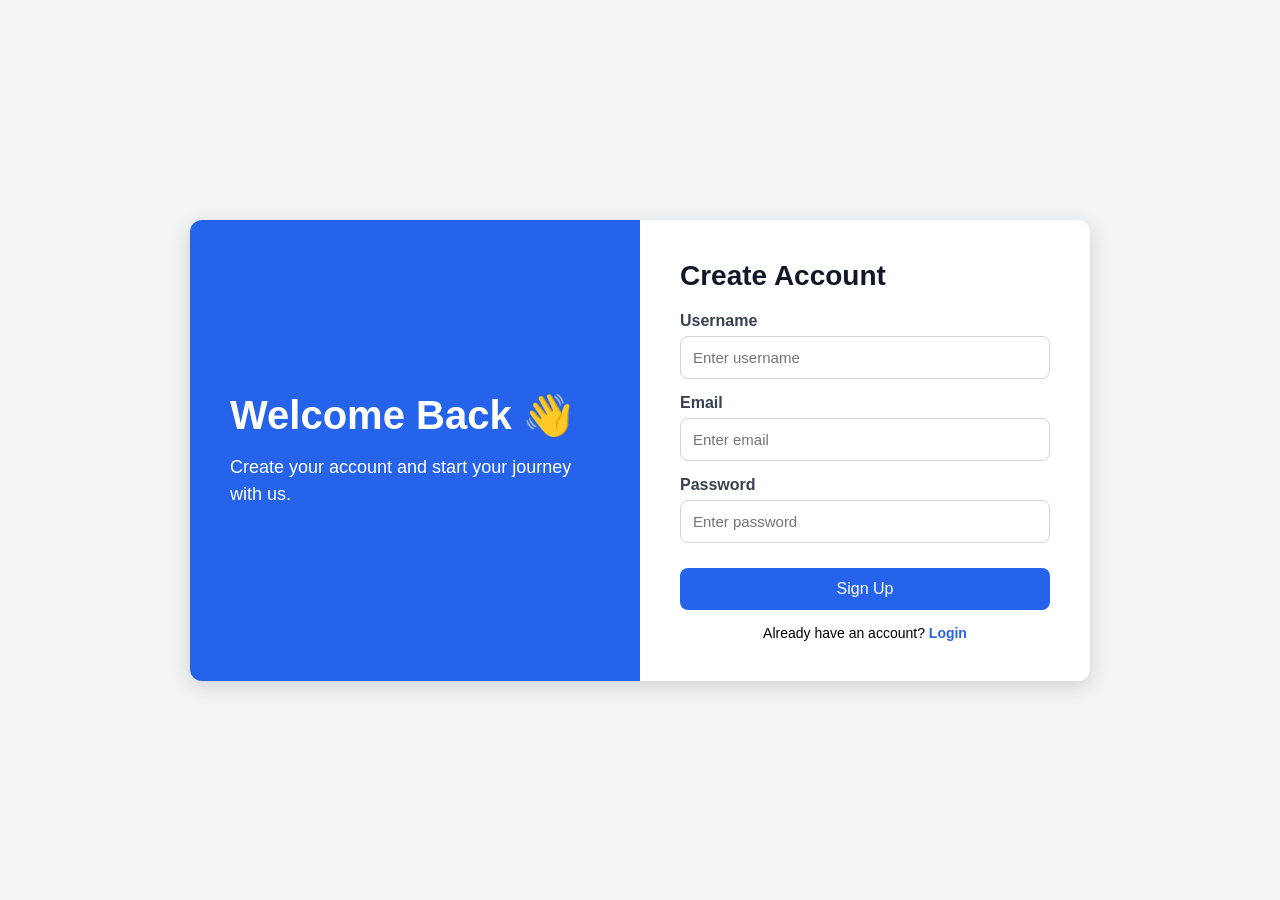
<file: 01/index.html>
<!DOCTYPE html>
<html lang="en">
<head>
  <meta charset="UTF-8">
  <meta name="viewport" content="width=device-width, initial-scale=1.0">
  <title>Signup Page</title>
  <link rel="stylesheet" href="style.css">
</head>
<body>

  <div class="container">

    <div class="left">
      <h1>Welcome Back 👋</h1>
      <p>Create your account and start your journey with us.</p>
    </div>

    <div class="right">
      <h2>Create Account</h2>

      <form action="/signup" method="POST">

        <div class="input-box">
          <label>Username</label>
          <input type="text" name="username" placeholder="Enter username" required>
        </div>

        <div class="input-box">
          <label>Email</label>
          <input type="email" name="email" placeholder="Enter email" required>
        </div>

        <div class="input-box">
          <label>Password</label>
          <input type="password" name="password" placeholder="Enter password" required>
        </div>

        <button type="submit">Sign Up</button>

        <p class="login-text">
          Already have an account? <a href="/login">Login</a>
        </p>

      </form>
    </div>

  </div>

</body>
</html>
</file>
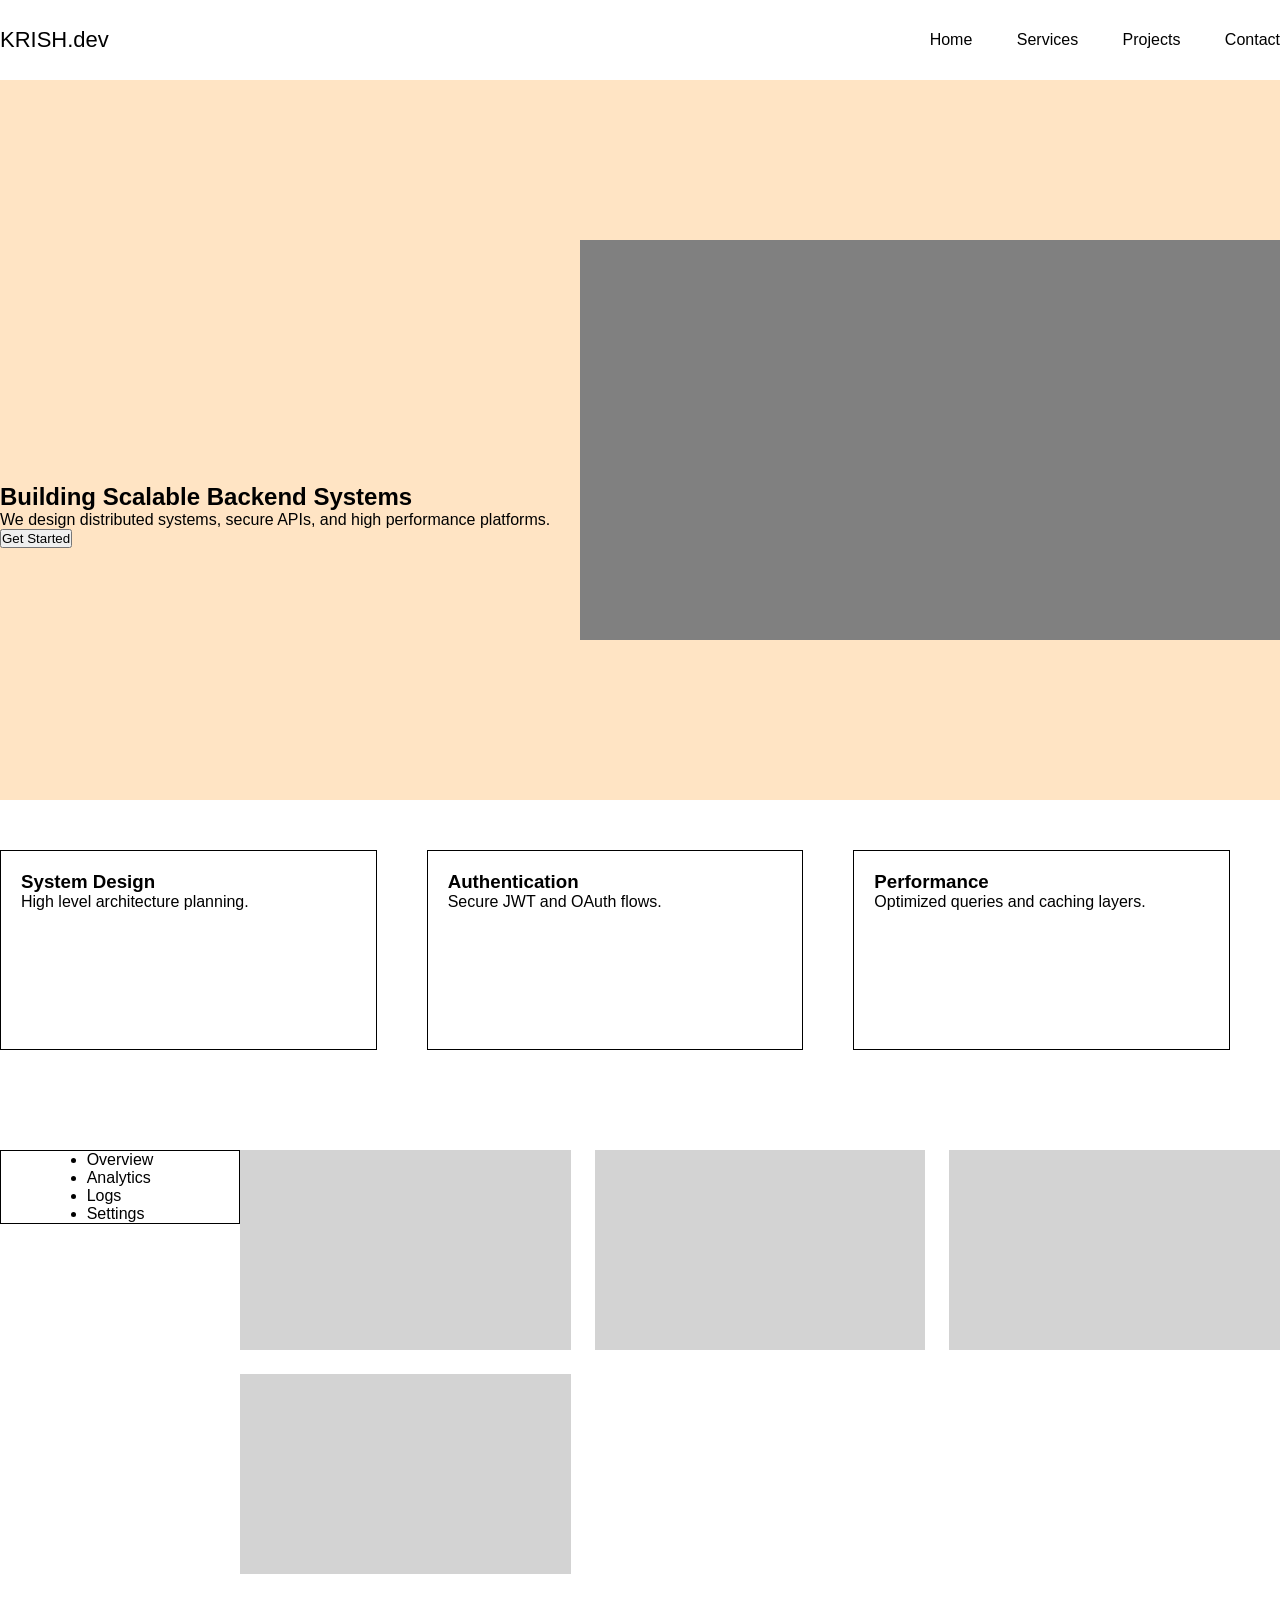
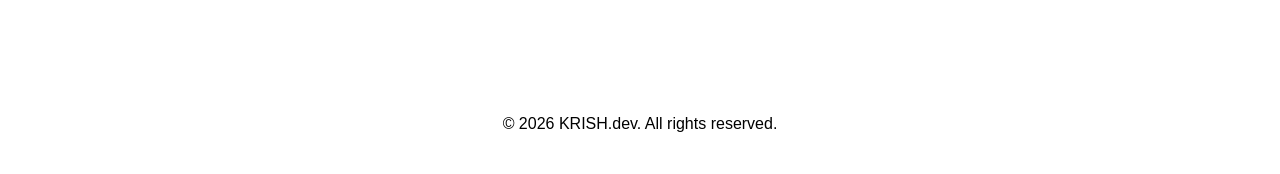
<file: 03/index.html>
<!DOCTYPE html>
<html>
<head>
    <meta name="viewport" content="width=device-width, initial-scale=1.0">
    <title>Dev Agency</title>
    <link rel="stylesheet" href="style.css">
</head>
<body>

<header class="header">
    <div class="logo">KRISH.dev</div>
    <nav class="nav">
        <a href="#">Home</a>
        <a href="#">Services</a>
        <a href="#">Projects</a>
        <a href="#">Contact</a>
    </nav>
</header>

<section class="hero">
    <div class="hero-text">
        <h1>Building Scalable Backend Systems</h1>
        <p>We design distributed systems, secure APIs, and high performance platforms.</p>
        <button>Get Started</button>
    </div>
    <div class="hero-image">
        <div class="fake-image"></div>
    </div>
</section>

<section class="services">
    <div class="card">
        <h3>System Design</h3>
        <p>High level architecture planning.</p>
    </div>
    <div class="card">
        <h3>Authentication</h3>
        <p>Secure JWT and OAuth flows.</p>
    </div>
    <div class="card">
        <h3>Performance</h3>
        <p>Optimized queries and caching layers.</p>
    </div>
</section>

<section class="dashboard">
    <div class="sidebar">
        <ul>
            <li>Overview</li>
            <li>Analytics</li>
            <li>Logs</li>
            <li>Settings</li>
        </ul>
    </div>
    <div class="content">
        <div class="stat-box"></div>
        <div class="stat-box"></div>
        <div class="stat-box"></div>
        <div class="stat-box"></div>
    </div>
</section>

<footer class="footer">
    <p>© 2026 KRISH.dev. All rights reserved.</p>
</footer>

</body>
</html>
</file>
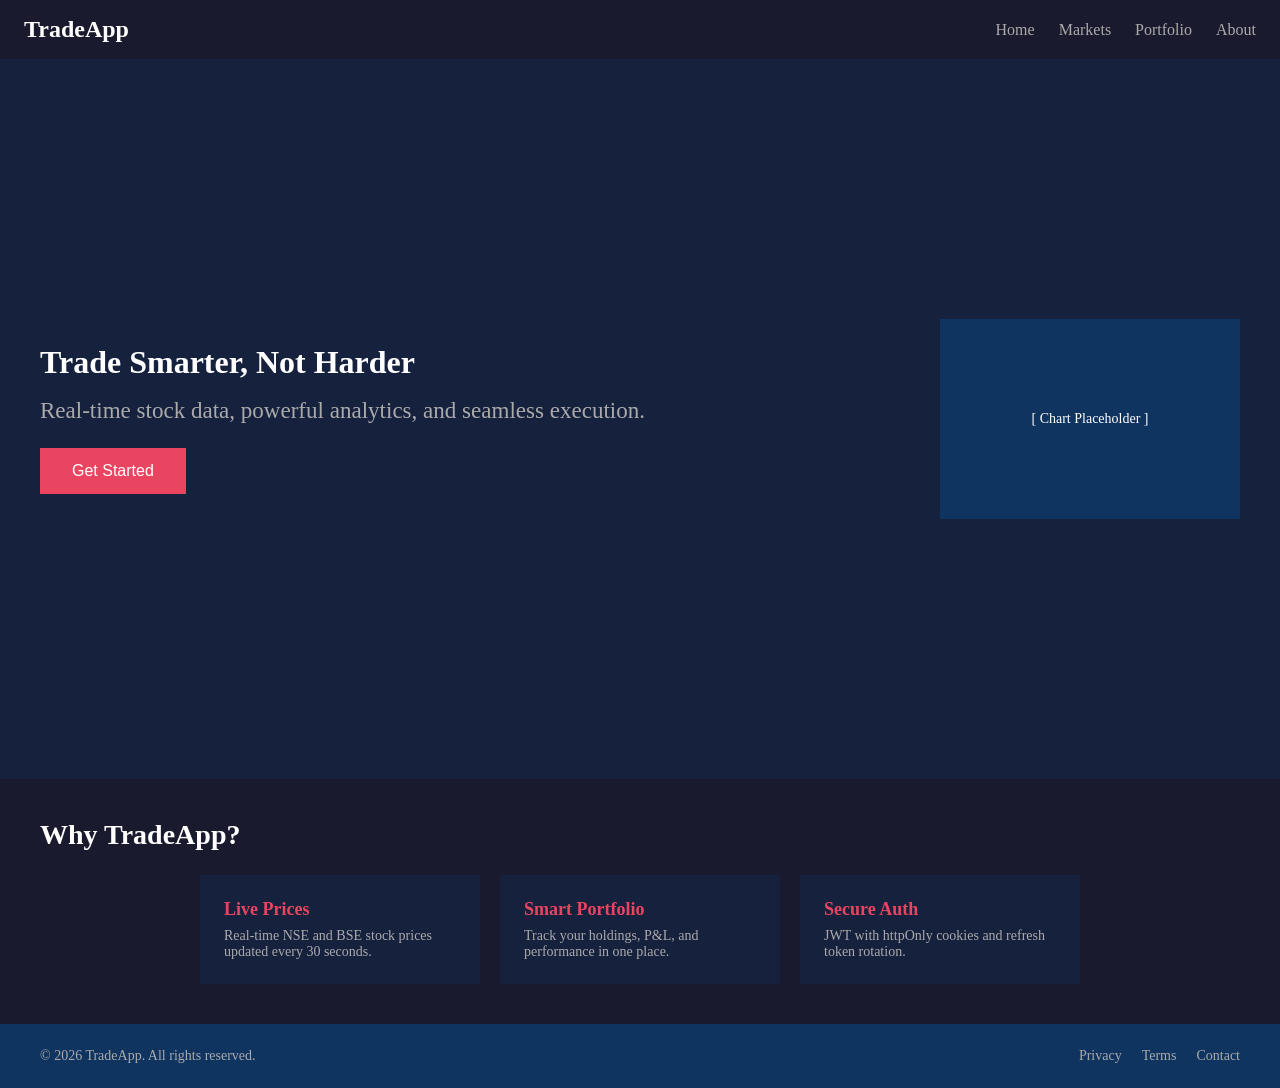
<file: TradeApp/index.html>
<!DOCTYPE html>
<html lang="en">
<head>
  <meta charset="UTF-8">
  <meta name="viewport" content="width=device-width, initial-scale=1.0">
  <title>TradeApp</title>
  <link rel="stylesheet" href="style.css">
</head>
<body>
<div class="parent">


  <div class="navbar">
    <h1>TradeApp</h1>
    <div class="nav-links">
      <a href="#">Home</a>
      <a href="#">Markets</a>
      <a href="#">Portfolio</a>
      <a href="#">About</a>
    </div>
  </div>

  <div class="hero">
    <div class="hero-text">
      <h2>Trade Smarter, Not Harder</h2>
      <p>Real-time stock data, powerful analytics, and seamless execution.</p>
      <button class="hero-btn">Get Started</button>
    </div>
    <div class="hero-img">[ Chart Placeholder ]</div>
  </div>

  <div class="cards-section">
    <h3>Why TradeApp?</h3>
    <div class="cards-row">
      <div class="card">
        <h4>Live Prices</h4>
        <p>Real-time NSE and BSE stock prices updated every 30 seconds.</p>
      </div>
      <div class="card">
        <h4>Smart Portfolio</h4>
        <p>Track your holdings, P&L, and performance in one place.</p>
      </div>
      <div class="card">
        <h4>Secure Auth</h4>
        <p>JWT with httpOnly cookies and refresh token rotation.</p>
      </div>
    </div>
  </div>

  <div class="footer">
    <p>© 2026 TradeApp. All rights reserved.</p>
    <div class="footer-links">
      <a href="#">Privacy</a>
      <a href="#">Terms</a>
      <a href="#">Contact</a>
    </div>
  </div>
</div>
</body>
</html>
</file>
<file: 01/style.css>
* {
  margin: 0;
  padding: 0;
  box-sizing: border-box;
  font-family: Arial, Helvetica, sans-serif;
}

body {
  height: 100vh;
  display: flex;
  justify-content: center;
  align-items: center;
  background: #f3f4f6;
  padding: 20px;
}

.container {
  width: 900px;
  max-width: 100%;
  display: flex;
  border-radius: 12px;
  overflow: hidden;
  box-shadow: 0px 5px 20px rgba(0, 0, 0, 0.15);
  background: white;
}

/* Left Side */
.left {
  flex: 1;
  background: #2563eb;
  color: white;
  padding: 40px;
  display: flex;
  flex-direction: column;
  justify-content: center;
}

.left h1 {
  font-size: 40px;
  margin-bottom: 15px;
}

.left p {
  font-size: 18px;
  line-height: 1.5;
}

/* Right Side */
.right {
  flex: 1;
  padding: 40px;
}

.right h2 {
  font-size: 28px;
  margin-bottom: 20px;
  color: #111827;
}

.input-box {
  margin-bottom: 15px;
}

.input-box label {
  display: block;
  margin-bottom: 6px;
  font-weight: bold;
  color: #374151;
}

.input-box input {
  width: 100%;
  padding: 12px;
  border: 1px solid #d1d5db;
  border-radius: 8px;
  outline: none;
  font-size: 15px;
}

.input-box input:focus {
  border-color: #2563eb;
}

button {
  width: 100%;
  padding: 12px;
  border: none;
  border-radius: 8px;
  background: #2563eb;
  color: white;
  font-size: 16px;
  cursor: pointer;
  margin-top: 10px;
}

button:hover {
  background: #1d4ed8;
}

.login-text {
  text-align: center;
  margin-top: 15px;
  font-size: 14px;
}

.login-text a {
  color: #2563eb;
  text-decoration: none;
  font-weight: bold;
}

.login-text a:hover {
  text-decoration: underline;
}

@media (max-width: 768px){

    .container{
        display: flex;
        flex-direction: column;
        margin-top: 200px;
    }
    .left{
        padding: 10px;
    }
}
</file>
<file: 03/style.css>
* {
    margin: 0;
    padding: 0;
    box-sizing: border-box;
}

body {
    font-family: Arial, sans-serif;
    overflow-x: hidden;
}

/* HEADER */
.header {
    width: 100%;
    display: flex;
    justify-content: space-between;
    align-items: center;
    height: 80px;

}

.logo {
    display: inline-block;
    width: 300px;
    line-height: 80px;
    font-size: 22px;
}

.nav {
    display: inline-block;
    width: 100%;
    text-align: right;
}

.nav a {
    margin-left: 40px;
    text-decoration: none;
    color: black;
}

/* HERO */
.hero {
    display: flex;
    width: 100%;
    height: 80vh;
    margin: 0 auto;
    align-items: center;
    background-color: bisque;
    justify-content: center;
}

.hero-text {
    display: inline-block;
    width: 600px;
    padding-top: 150px;
}

.hero-image {
    display: inline-block;
    width: 700px;
}

.fake-image {
    width: 700px;
    height: 400px;
    background: gray;
}

/* SERVICES */
.services {
    width: 100%;
    margin-top: 50px;
    display: flex;
    align-items: center;
    justify-content: space-around;
}

.card {
    display: block;
    width: 400px;
    height: 200px;
    margin-right: 50px;
    border: 1px solid black;
    padding: 20px;
}

/* DASHBOARD */
.dashboard {
    width: 100%;
    height: 100%;
    margin: 100px auto;
    display: flex;
    flex-wrap: wrap;
    justify-content: space-around;
}

.sidebar {
    display: flex;
    flex-direction: column;
    align-items: center;
    width: 240px;
    height: 100%;
    border: 1px solid black;
}

.content {
    flex: 1;
    display: grid;
    grid-template-columns: repeat(auto-fit, minmax(250px, 1fr));
    gap: 1.5rem;
}

.stat-box {
   height: 200px;
    background: lightgray;
}

/* FOOTER */
.footer {
    width: 100%;
    height: 100px;
    margin: 0 auto;
    text-align: center;
    line-height: 100px;
}

@media (max-width: 768px) {
    .dashboard {
        flex-direction: column;
    }
    .hero{
        display: flex;
        flex-direction: column-reverse;
        
    }
    .services{
        display: flex;
        flex-wrap: wrap;
    }
    .hero-text{
        width: 100%;
        overflow-x: hidden;
    }
    .fake-image{
        height: 150px;
        width: 70%;
        display: inline-block;
        margin-left: 5%;
    }
    .sidebar {
        flex: 1;
    }
}
</file>
<file: TradeApp/style.css>
* {
  margin: 0;
  padding: 0;
  box-sizing: border-box;
}
body {
  height: 100%;
  width: 100%;
}
.parent {
  height: 100%;
  width: 100%;
}

.navbar {
  width: 100%;
  background: #1a1a2e;
  padding: 16px 24px;
  display: flex;
  align-items: center;
  justify-content: space-between;
}

.navbar h1 {
  color: white;
  font-size: 24px;
}

.nav-links {
  display: flex;
  gap: 24px;
}

.nav-links a {
  color: #aaa;
  text-decoration: none;
  font-size: 16px;
}

.hero {
  width: 100%;
  height: 80vh;
  background: #16213e;
  padding: 60px 40px;
  display: flex;

  justify-content: space-around;
  align-items: center;
}

.hero-text h2 {
  color: white;
  font-size: clamp(1rem, 2.5vw, 2rem);
  margin-bottom: 16px;
}

.hero-text p {
  color: #aaa;
  font-size: 1.8vw;
}

.hero-btn {
  background: #e94560;
  color: white;
  padding: 14px 32px;
  border: none;
  font-size: 16px;
  cursor: pointer;
  margin-top: 24px;
  display: block;
}

.hero-img {
  width: 300px;
  height: 200px;
  background: #0f3460;
  display: flex;
  align-items: center;
  justify-content: center;
  color: #fff;
  font-size: 14px;
}

.cards-section {
  width: 100%;
  overflow-x: hidden;
  flex-wrap: wrap;
  padding: 40px;
  background: #1a1a2e;
}

.cards-section h3 {
  color: white;
  font-size: 28px;
  margin-bottom: 24px;
}

.cards-row {
  display: flex;
  flex-wrap: wrap;
  justify-content: center;
  gap: 20px;
}

.card {
  width: 280px;
  background: #16213e;
  padding: 24px;
}

.card h4 {
  color: #e94560;
  font-size: 18px;
  margin-bottom: 8px;
}

.card p {
  color: #aaa;
  font-size: 14px;
}

.footer {
  width: 100%;
  background: #0f3460;
  padding: 24px 40px;
  display: flex;
  justify-content: space-between;
  align-items: center;
}

.footer p {
  color: #aaa;
  font-size: 14px;
}

.footer-links {
  display: flex;
  gap: 20px;
}

.footer-links a {
  color: #aaa;
  text-decoration: none;
  font-size: 14px;
}
.hero-text { flex: 1; }
@media (max-width: 768px) {
  .hero-text p {
    color: #aaa;
    font-size: 0.9rem;
  }
  .hero-text h2 {
    color: white;
    font-size: 2.2rem;
    margin-bottom: 16px;
  }
  .navbar {
    width: 100%;
    display: flex;
    flex-direction: column;
  }
  .hero {
    width: 100%;
    height: 80%;
    display: flex;
    flex-direction: row;
    gap: 1rem;
    align-items: center;
    justify-content: center;
    flex-wrap: wrap;
  }
  .footer {
    flex-direction: column;
    gap: 12px;
    text-align: center;
  }
  .hero-img {
    width: 80%;
  }
}
</file>
